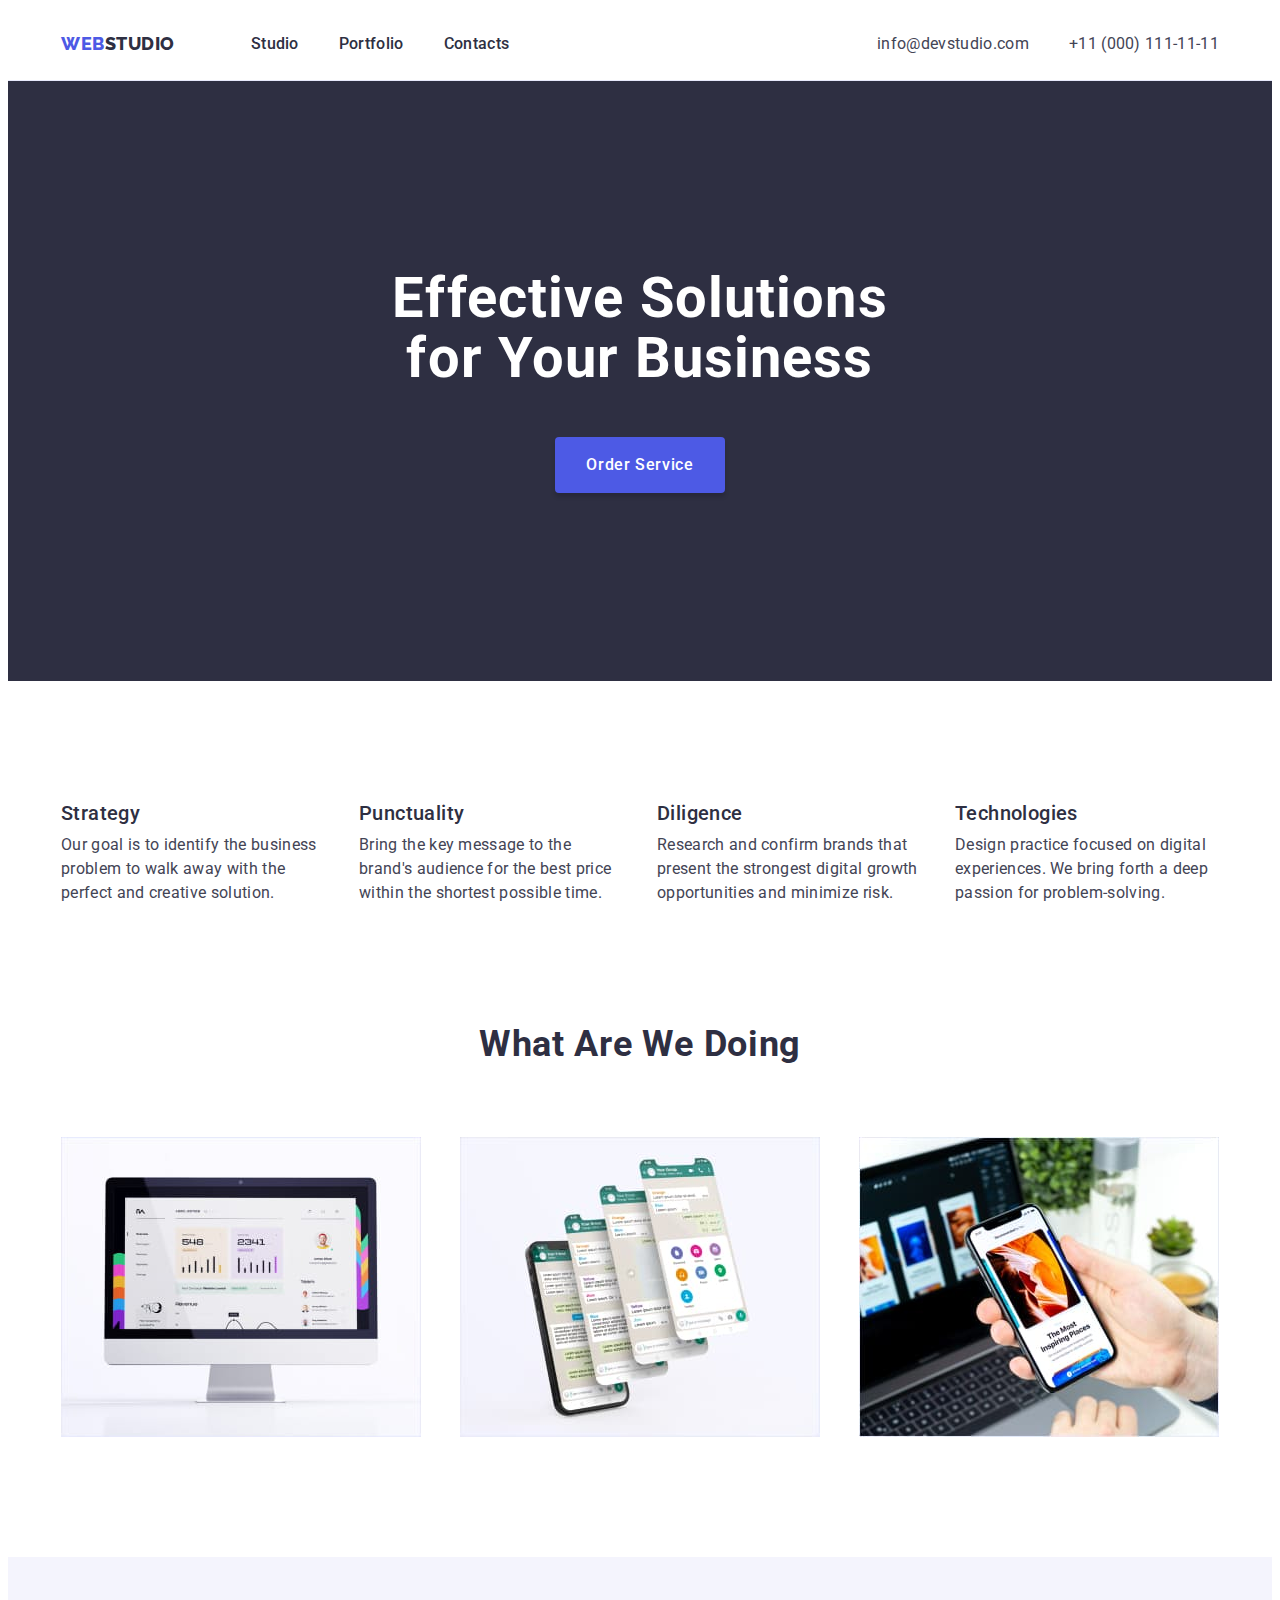
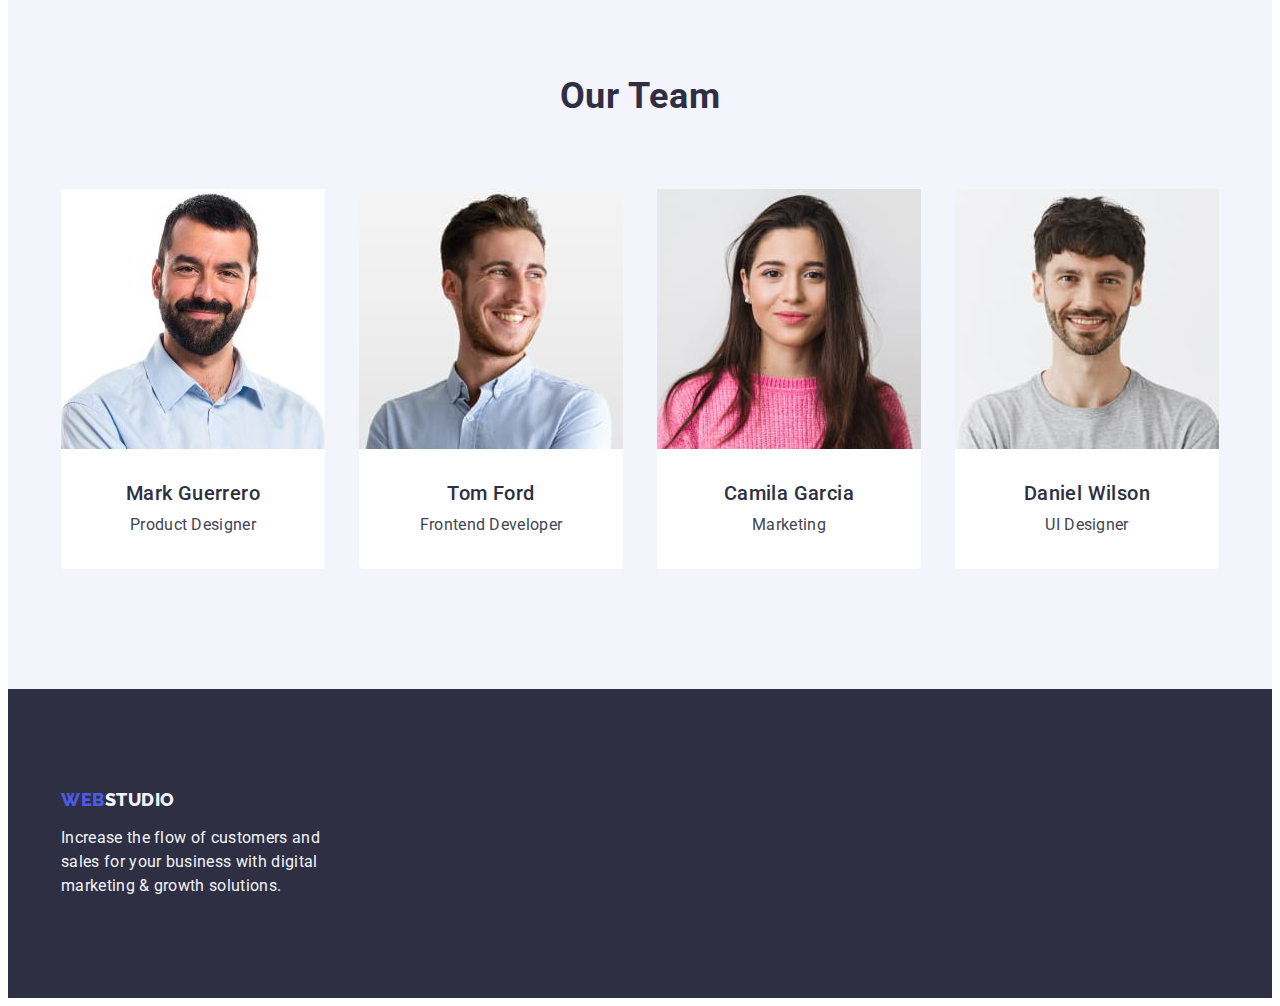
<file: index.html>
<!DOCTYPE html>
<html lang="en">
<head>
    <meta charset="UTF-8">
    <meta http-equiv="X-UA-Compatible" content="IE=edge">
    <meta name="viewport" content="width=device-width, initial-scale=1.0">
    <!--<meta name="description">-->
    <title>WebStudio</title>
    
    <!--Fonts-->    
    <link rel="preconnect" href="https://fonts.googleapis.com">
    <link rel="preconnect" href="https://fonts.gstatic.com" crossorigin>
    <link href="https://fonts.googleapis.com/css2?family=Raleway:wght@400;800&family=Roboto:wght@400;500;700&display=swap" rel="stylesheet">

    <!-- Normalize Підключасємо нормалізацію - зкиданняя всіх стилів-->
    <link
    rel="stylesheet"
    href="https://cdnjs.cloudflare.com/ajax/libs/modern-normalize/1.1.0/modern-normalize.min.css"
    integrity="sha512-wpPYUAdjBVSE4KJnH1VR1HeZfpl1ub8YT/NKx4PuQ5NmX2tKuGu6U/JRp5y+Y8XG2tV+wKQpNHVUX03MfMFn9Q=="
    crossorigin="anonymous"
    referrerpolicy="no-referrer"
    />

    <!--Style-->
    <link rel="stylesheet" href="./css/styles.css"> <!--Підключаємо CSS на кожній сторінці-->
   
</head>
<body>
    <!--Header-->
    <header class="header">
        <div class="header-container container">
            <nav class="header-nav">
            <!--Logo-->
            <a class="logo link" href="./index.html">Web<span class="logo-w">Studio</span></a>
            
            <ul class="header-nav-list list">
                <li class="header-nav-item">
                    <a class="text-body-medium link nav-link" href="./index.html">Studio</a>
                </li>
                <li class="header-nav-item">
                    <a class="text-body-medium link nav-link" href="./portfolio.html">Portfolio</a>
                </li>
                <li class="header-nav-item">
                    <a class="text-body-medium link nav-link" href="">Contacts</a>
                </li>
            </ul>                
        </nav>

        <address class="header-adr">

            <ul class="header-adr-list list">
                <li class="header-adr-item">
                    <a class="text-body-adr link" href="mailto:info@devstudio.com">info@devstudio.com</a>
                </li>
                <li class="header-adr-item">
                    <a class="text-body-adr link" href="tel:+110001111111">+11 (000) 111-11-11</a>
                </li>
            </ul>
        </address>
        </div>                
    </header>
    <main>
        <!-- 1 Hero -->
        <section class="hero">
        <div class="container">    
            <h1 class="hero-header">Effective Solutions for Your Business</h1>
            <button class="button text-button" type="button">Order Service</button>
        </div>

        </section>
        <!-- 2 - Feature-->
        <section class="feature">
        <div class="container">
        <h2 class="visually-hidden">Feature</h2>
        <ul class="list feature-list">
            <li class="feature-item">
                <h3 class="header-small">Strategy</h3>
                <p class="text-body">Our goal is to identify the business problem to walk away with the perfect and creative solution. </p>
            </li>
            <li class="feature-item">
                <h3 class="header-small">Punctuality</h3>
                <p class="text-body">Bring the key message to the brand's audience for the best price within the shortest possible time.</p>
            </li>
            <li class="feature-item">
                <h3 class="header-small">Diligence</h3>
                <p class="text-body">Research and confirm brands that present the strongest digital growth opportunities and minimize risk.</p>
            </li>
            <li class="feature-item">
                <h3 class="header-small">Technologies</h3>
                <p class="text-body">Design practice focused on digital experiences. We bring forth a deep passion for problem-solving.</p>
            </li>
        </ul>
        </div>
         </section>
        <!-- 3 What are we doing-->
        <section class="wedo">
            <div class="container">
            <h2 class="header-section">What are we doing</h2>
            <ul class="list wedo-list">
                <li class="wedo-itm">
                    <img src="./images/wedoing/wedo01.jpg" alt="Service1" width="360" height="300">
                </li>
                <li class="wedo-itm">
                    <img src="./images/wedoing/wedo02.jpg" alt="Service2" width="360" height="300">
                </li>
                <li class="wedo-itm">
                    <img src="./images/wedoing/wedo03.jpg" alt="Service3" width="360" height="300">
                </li>
            </ul></div>
        </section>
        <!--4 Our Team-->
        <section class="section team"> 
            <div class="container">
            <h2 class="header-section">Our Team</h2>
            <ul class="list list-team">
                <li class="team-list">
                    <img class="team-img" src="./images/team/team1.jpg" alt="Mark Guerrero Product Designer" width="264" height="260">
                    <div class="team-card">
                        <h3 class="header-small team-list-head">Mark Guerrero</h3>
                        <p class="text-body team-txt">Product Designer</p>
                    </div>    
                </li>
                <li class="team-list">
                    <img class="team-img" src="./images/team/team2.jpg" alt="Tom Ford Frontend Developer" width="264" height="260">
                    <div class="team-card">
                        <h3 class="header-small team-list-head">Tom Ford</h3>
                        <p class="text-body team-txt">Frontend Developer</p>
                    </div>
                </li>
                <li class="team-list">
                    <img class="team-img" src="./images/team/team3.jpg" alt="Camila Garcia Marketing" width="264" height="260">
                    <div class="team-card">    
                        <h3 class="header-small team-list-head">Camila Garcia</h3>
                        <p class="text-body team-txt">Marketing</p>
                    </div>
                </li>
                <li class="team-list">
                    <img class="team-img" src="./images/team/team4.jpg" alt="Daniel Wilson UI Designer" width="264" height="260">
                    <div class="team-card">
                        <h3 class="header-small team-list-head">Daniel Wilson</h3>
                        <p class="text-body team-txt">UI Designer</p>
                    </div>    
                </li>
            </ul></div>
        </section>
    </main>
    <!---->
    <footer class="footer">
       <div class="container">
        <!--logo-->
        <a class="logo link logo-ft" href="./index.html">Web<span class="logo-f">Studio</span></a>
        
        <p class="text-body-footer footer-txt">Increase the flow of customers and sales for your business with digital marketing & growth solutions.</p>
        </div>     
    </footer>
</body>
</html>
</file>
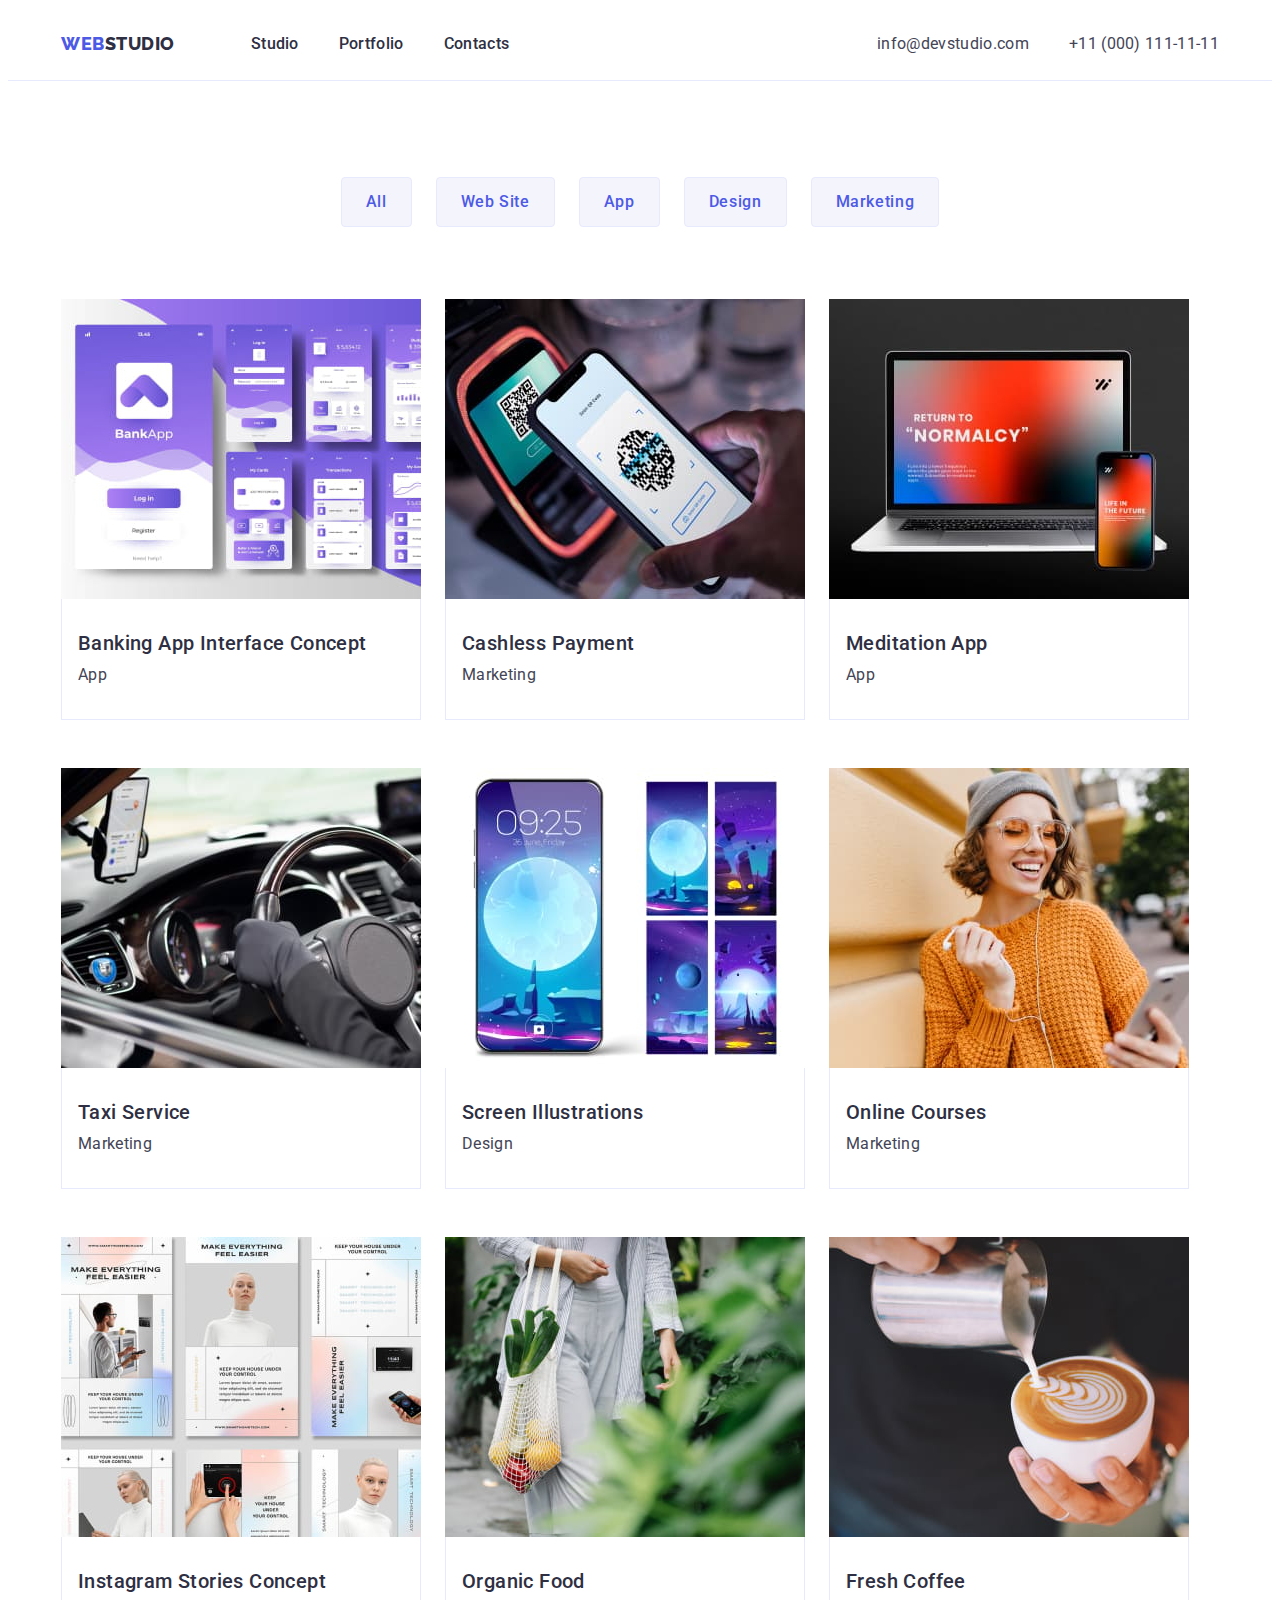
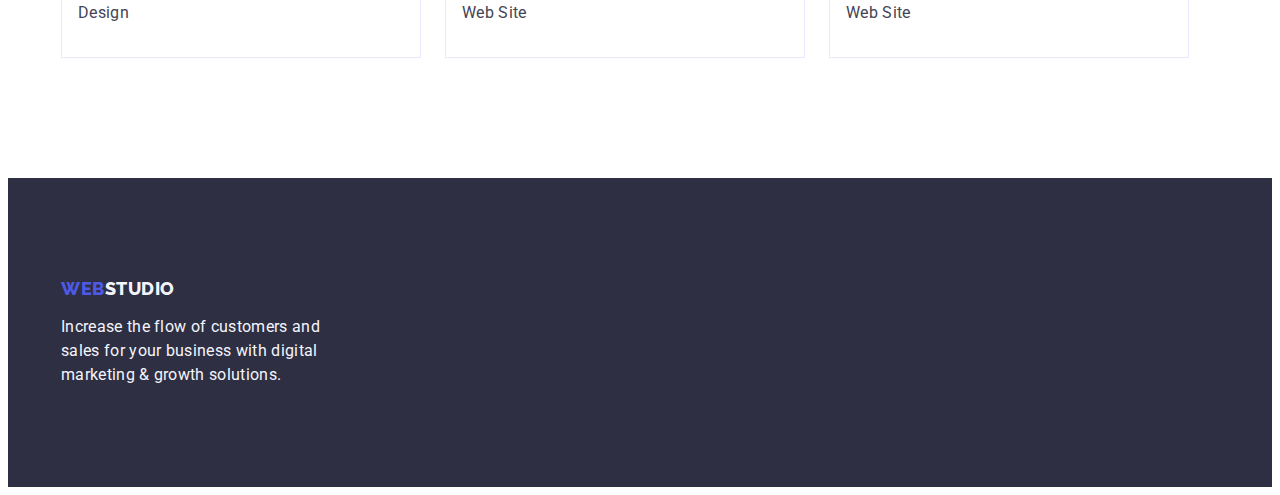
<file: portfolio.html>
<!DOCTYPE html>
<html lang="en">
<head>
    <meta charset="UTF-8">
    <meta http-equiv="X-UA-Compatible" content="IE=edge">
    <meta name="viewport" content="width=device-width, initial-scale=1.0">
    <!--<meta name="description">-->
    <title>Portfolio</title>

    <!--Fonts-->    
    <link rel="preconnect" href="https://fonts.googleapis.com">
    <link rel="preconnect" href="https://fonts.gstatic.com" crossorigin>
    <link href="https://fonts.googleapis.com/css2?family=Raleway:wght@400;800&family=Roboto:wght@400;500;700&display=swap" rel="stylesheet">

    <!-- Normalize Підключасємо нормалізацію - зкиданняя всіх стилів-->
    <link
    rel="stylesheet"
    href="https://cdnjs.cloudflare.com/ajax/libs/modern-normalize/1.1.0/modern-normalize.min.css"
    integrity="sha512-wpPYUAdjBVSE4KJnH1VR1HeZfpl1ub8YT/NKx4PuQ5NmX2tKuGu6U/JRp5y+Y8XG2tV+wKQpNHVUX03MfMFn9Q=="
    crossorigin="anonymous"
    referrerpolicy="no-referrer"
    />
    
    <!--Style-->
    <link rel="stylesheet" href="./css/styles.css"> <!--Підключаємо CSS на кожній сторінці-->

</head>
<body>
    <!--Header-->
    <header class="header">
        <div class="header-container container">
            <nav class="header-nav">
            <!--Logo-->
            <a class="logo link" href="./index.html">Web<span class="logo-w">Studio</span></a>
            
            <ul class="header-nav-list list">
                <li class="header-nav-item">
                    <a class="text-body-medium link nav-link" href="./index.html">Studio</a>
                </li>
                <li class="header-nav-item">
                    <a class="text-body-medium link nav-link" href="./portfolio.html">Portfolio</a>
                </li>
                <li class="header-nav-item">
                    <a class="text-body-medium link nav-link" href="">Contacts</a>
                </li>
            </ul>                
        </nav>

        <address class="header-adr">

            <ul class="header-adr-list list">
                <li class="header-adr-item">
                    <a class="text-body-adr link" href="mailto:info@devstudio.com">info@devstudio.com</a>
                </li>
                <li class="header-adr-item">
                    <a class="text-body-adr link" href="tel:+110001111111">+11 (000) 111-11-11</a>
                </li>
            </ul>
        </address>
        </div>                
    </header>
    <main>

        <!--Pportfolio-->
        <section class="portfolio">
        <div class="container">
        <h1 class="visually-hidden">Portfolio</h1>
            <ul class="filter-list">
                <li class="list"><button class="flrt" type="button">All</button></li>
                <li class="list"><button class="flrt" type="button">Web Site</button></li>
                <li class="list"><button class="flrt" type="button">App</button></li>
                <li class="list"><button class="flrt" type="button">Design</button></li>
                <li class="list"><button class="flrt" type="button">Marketing</button></li>
            </ul> 

            <ul class="portfolio-list">
                
                <li class="list"> 
                    <a class="link" href="">
                    <img class="" src="./images/portfolio/portfol01.jpg" alt="Banking App Interface Concept" width="360" height="300">
                    <div class="portfolio-card">    
                        <h2 class="header-small">Banking App Interface Concept</h2>
                        <p class="text-body ">App</p>
                    </div></a>
                </li>
                <li class="list">
                    <a class="link" href="">
                    <img class="" src="./images/portfolio/portfol02.jpg" alt="Cashless Payment" width="360" height="300">
                    <div class="portfolio-card">
                        <h2 class="header-small">Cashless Payment</h2>
                        <p class="text-body">Marketing</p>
                    </div></a>
                </li>
                
                <li class="list">
                    <a class="link" href="">
                    <img class="" src="./images/portfolio/portfol03.jpg" alt="Meditation App" width="360" height="300">
                    <div class="portfolio-card">
                        <h2 class="header-small">Meditation App</h2>
                        <p class="text-body">App</p>
                    </div></a>
                </li>
                <li class="list">
                    <a class="link" href="">
                    <img class="" src="./images/portfolio/portfol04.jpg" alt="Taxi Service" width="360" height="300">
                    <div class="portfolio-card">
                        <h2 class="header-small">Taxi Service</h2>
                        <p class="text-body">Marketing</p>
                    </div></a>
                </li>
                <li class="list">
                    <a class="link" href="">
                    <img class="" src="./images/portfolio/portfol05.jpg" alt="Screen Illustrations" width="360" height="300">
                    <div class="portfolio-card">
                        <h2 class="header-small">Screen Illustrations</h2>
                        <p class="text-body">Design</p>
                    </div></a>
                </li>
                <li class="list">
                    <a class="link" href="">
                    <img class="" src="./images/portfolio/portfol06.jpg" alt="Online Courses" width="360" height="300">
                    <div class="portfolio-card">
                        <h2 class="header-small ">Online Courses</h2>
                        <p class="text-body">Marketing</p>
                    </div></a>
                </li>
                <li class="list">
                    <a class="link" href="">
                    <img class="" src="./images/portfolio/portfol07.jpg" alt="Instagram Stories Concept" width="360" height="300">
                    <div class="portfolio-card">
                        <h2 class="header-small">Instagram Stories Concept</h2>
                        <p class="text-body">Design</p>
                    </div></a>
                </li>
                <li class="list">
                    <a class="link" href="">
                    <img class="" src="./images/portfolio/portfol08.jpg" alt="Organic Food" width="360" height="300">
                    <div class="portfolio-card">
                        <h2 class="header-small">Organic Food</h2>
                        <p class="text-body">Web Site</p>
                    </div></a>
                </li>
                <li class="list">
                    <a class="link" href="">
                    <img class="" src="./images/portfolio/portfol09.jpg" alt="Fresh Coffee" width="360" height="300">
                    <div class="portfolio-card">
                        <h2 class="header-small">Fresh Coffee</h2>
                        <p class="text-body">Web Site</p>
                    </div></a>
                </li>
            </ul> 
        </div>
        </section>
    </main>
    <!---->
    <footer class="footer">
        <div class="container">
         <!--logo-->
        <div class="">
             <a class="logo link logo-ft" href="./index.html">Web<span class="logo-f">Studio</span></a>
         </div>
        <p class="text-body-footer footer-txt">Increase the flow of customers and sales for your business with digital marketing & growth solutions.</p>
        </div>     
    </footer>
</body>
</html>
</file>
<file: css/styles.css>
/* Коментар Ctrl+/ */

/*==== Базове скидання стіилів ====== */
/* == Drop headers margin == */
h1,
h2,
h3,
h4,
h5,
h6,
p  {
	margin: 0;
}
/* == Pict style == */
img {
	display: block;
	max-width: 100%;
	height: auto;
}
button {
	cursor: pointer; /* Всі кнопки мають властивість  pointer*/ 
	border: none;
	border-radius: 4px;
}
/* == Drop list style ==*/
ul, ol {
	list-style: none;  /*прибрали булети*/
	font-style: normal;
	margin: 0; /*прибрали стандартні поля*/
	padding-left: 0; /*прибрали стандартні поля*/
}
a {
	text-decoration: none; /*прибрали підкреслення у всіх посилань*/
	/* color: inherit;*/
}
/* ======================== */

/* = Visually hidden CSS pattern = */
.visually-hidden {
	position: absolute;
	width: 1px;
	height: 1px;
	margin: -1px;
	border: 0;
	padding: 0;
	
	white-space: nowrap;
	clip-path: inset(100%);
	clip: rect(0 0 0 0);
	overflow: hidden;
  }


:root{
	--color-iris: #4d5ae5;
	--color-ocean: #404bbf;
	--color-navy-blue: #2e2f42;
	--color-green: #31d0aa;
	--color-slate: #434455;
	--color-light-slate: #8e8f99;
	--color-cornflower: #e7e9fc;
	--color-cloud: #f4f4fd;
	--color-navy-blue-modal: #2e2f42;
	--color-grey: #2e2f42;

/* Header background, team card background */
	--color-white: #ffffff;
	--color-dairy: #fcfcfc;

 /* Others */
	--indent: 24px;
	--items: 3;
}

/*Base style*/
body{
    color: var(--color-slate);
	background-color: var(--color-white);

	 /*fonts*/
	font-family: 'Roboto', sans-serif;
	--primary-font: 'Roboto';
}
section{
	padding-top: 120px;
	padding-bottom: 120px;
	padding: 120px 0;
}
.link{
    color: currentColor;
	line-height: 1.5;
	letter-spacing: 0.02m;
}
.list{
	/**/
}
.container{ /*ставимо на кожну секцию через div*/
	width: 1158px; /*1128 px*/
	padding: 0 15px;
	margin: 0 auto; /*для центрування контенту*/
	/*margin-right: auto;*/
}
/* ====== Text Style ====== */

.hero-header{
	display: block;
	margin: 0px auto;
	margin-bottom: 48px;

	font-size: 56px;
	font-weight: 700;
	line-height: 1.07;
	letter-spacing: 0.02em;
    color: var(--color-white);
    text-align: center;

	max-width: 496px;
	/*padding-top: 68px;*/
	
}
.header-section{	
	font-size: 36px;
	font-weight: 700;
	line-height: 1.11;
	letter-spacing: 0.02em;
	text-transform: capitalize;
    text-align: center;
    color: var(--color-navy-blue);
	
	/*padding-bottom: 72px;*/
	margin-bottom: 72px;


}
.header-small{
	font-size: 20px;
	font-weight: 500;
	line-height: 1.2;
	letter-spacing: 0.02em;
    text-align: left;
    color: var(--color-navy-blue);
	
	margin-bottom: 8px;
    
}
.text-body,
.text-body-footer, 
.text-body-adr{
	font-style: normal;
	line-height: 1.5;
	letter-spacing: 0.02em;
}
.text-body-medium{
	font-weight: 500;
	line-height: 1.5;
	letter-spacing: 0.02em;
	font-style: normal;
	color: var(--color-navy-blue); 
}
.text-body-medium:hover,
.text-body-medium:focus,
.text-body-adr:hover,
.text-body-adr:focus{
	color: var(--color-ocean);
}
.text-small{
	font-size: 12px;
	line-height: 1.17;
	letter-spacing: 0.04em;
}
.text-link{
	font-size: 12px;
	line-height: 1.33;
	letter-spacing: 0.04em;
	text-decoration: underline;
}
/* ====== ========= ====== */

/* ===== Header style  =======*/
.header{
    background-color: var(--color-white);
	padding-top: 0px;
	padding-bottom: 0px;
	border-bottom: 1px solid #e7e9fc
}
.header-nav{
	display: flex;
	align-items: center;
	margin-right: auto;
}
.nav-link{
	padding: 24px 0;
}
.header-container {
	display: flex;
	align-items: center;
	min-height: 72px;
}
.header-nav-list{
	display: flex;
	align-items: center;
	gap: 40px;
}
.header-adr-list{
	display: flex;
	align-items: right;
}
.header-adr-item{
	margin-right: 40px;
}
.header-adr-item:last-child{
	margin-right: 0;
}
.header-adr,
.header-adr-item{
    color: currentColor;
}

/* Section 1*/
.hero{
    background-color: var(--color-navy-blue);
	padding: 188px 0;
	
}
.button{
	display: block;
	margin: 0px auto;

	min-width: 169px;
	min-height: 56px;
	padding: 15px 31px;
	border-style: none;
	box-shadow: 0px 4px 4px rgba(0, 0, 0, 0.15);
	border-radius: 4px;

	background-color: var(--color-iris);
	color: var(--color-white);

		/*font-family: inherit;*/
	font-family: 'Roboto', sans-serif;

	font-weight: 500;
	font-size: 16px;
	line-height: 1.5;
	letter-spacing: 0.04em;
    text-align: center;

}
.button:hover,
.button:focus{
	background-color: var(--color-ocean);
}

/* [type] {} */

/* ===== For Logo =====*/ 
.logo{
    /* Studio */
    font-family: 'Raleway', sans-serif;
    font-weight: 800;
    font-size: 18px;
    line-height: 1.17;
 
    display: flex;
    align-items: center;
    letter-spacing: 0.03em;
    text-transform: uppercase;

	color: var(--color-iris);
	margin-right: 76px;
	
}
.logo-w{
	/*color: var(--color-iris);*/
	color: var(--color-navy-blue-modal);
}
.logo-f{
	/*color: var(--color-iris);*/
	color: var(--color-cloud);
}
/* ===== ====== =====*/


.feature-list {
	display: flex;
	gap: 24px;
	justify-content: space-between;
}

.feature-item{
	width: 264px;
}
.wedo{
	padding-top: 0;
}
.wedo-list{
	display: flex;
	gap: 24px;
	justify-content: space-between;
}
/*
.wedo-itm {
	width: calc((100% - 48px) / 3);
	/*(від загальної ширини екрану віднімаємо суму відступів між пунктами і ділимо це на кількість пунктів списку) (можна використовувати width: calc((100% - 3 * 16px) / 3) або flex-basis: calc((100% - 48px) / 3) або flex-basis: calc((100% - 3 * 16px) / 3))*/


/* ==== For Team ====*/
.team{
	background-color: #f4f4fd;
}
.team-list{
	background-color: var(--color-white);
	text-align: center;
	border-radius: 0px 0px 4px 4px;
	text-align: center;
}
.team-list-head{
	text-align: center;
}
.team-card{
	padding: 32px 16px;
}
.team-txt{
	text-align: center; 
}

.list-team{
	display: flex;
	justify-content: space-between;
	gap: 24px;
}

/*=== Footer styles ======*/
.footer{
    background-color: var(--color-navy-blue);
	color: var(--color-cloud);
	padding: 100px 0;
}

.logo-ft{
	display: inline-block;
	margin-bottom: 16px;
}

.footer-txt{
    color: var(--color-cloud);
	max-width: 264px;
}
/*=========================*/

/*=== For POrtfolio page ===*/

.portfolio{
	padding-top: 0;
}
/*Filter portfolio style*/
.filter-list{
	display: flex;
	justify-content: center;
	gap: 24px;
	/*margin-top: 96px;*/
	margin-bottom: 72px;
}
.flrt{
	background-color: var(--color-cloud);
	color: var(--color-iris);

	border: 1px solid #E7E9FC;
	border-radius: 4px;

	font-family: inherit;
	font-weight: 500;
	font-size: 16px;
	line-height: 1.5;

	align-items: center;
	text-align: center;
	letter-spacing: 0.04em;

	padding: 12px 24px;
}
.flrt:hover,
.flrt:focus{
	background-color: var(--color-ocean);
	color: var(--color-white);
	border: 1px solid transparent;

}
/*===========================*/

.portfolio{
	padding: 96px 0 120px;
}

/*Filter portfolio list - auto ajust*/
.portfolio-list /*Ставит карточки по ширине с не более с отступом между ними*/
	{
	display: flex;
	flex-wrap: wrap;
  	/*gap:var(--indent);*/
	column-gap: 24px;
	row-gap: 48px;
	/*gap: 24px;*/
	padding: 0;

	}
/*.prtf-itm{
	width: calc((100% - 48px) / 3);
	border: 1px solid #e7e9fc;
	border-top: none;
}	*/
.portfolio-card{
	border: 1px solid #e7e9fc;
	border-top: none;

	/*padding-top: 32px ;
	padding-bottom: 32px;
	padding-left: 16px;*/

	padding: 32px 16px;
}

.portfolio-list-itm
{
	flex-basis: calc((100% - var(--indent) * (var(--items) - 1)) / var(--items));
}
</file>
